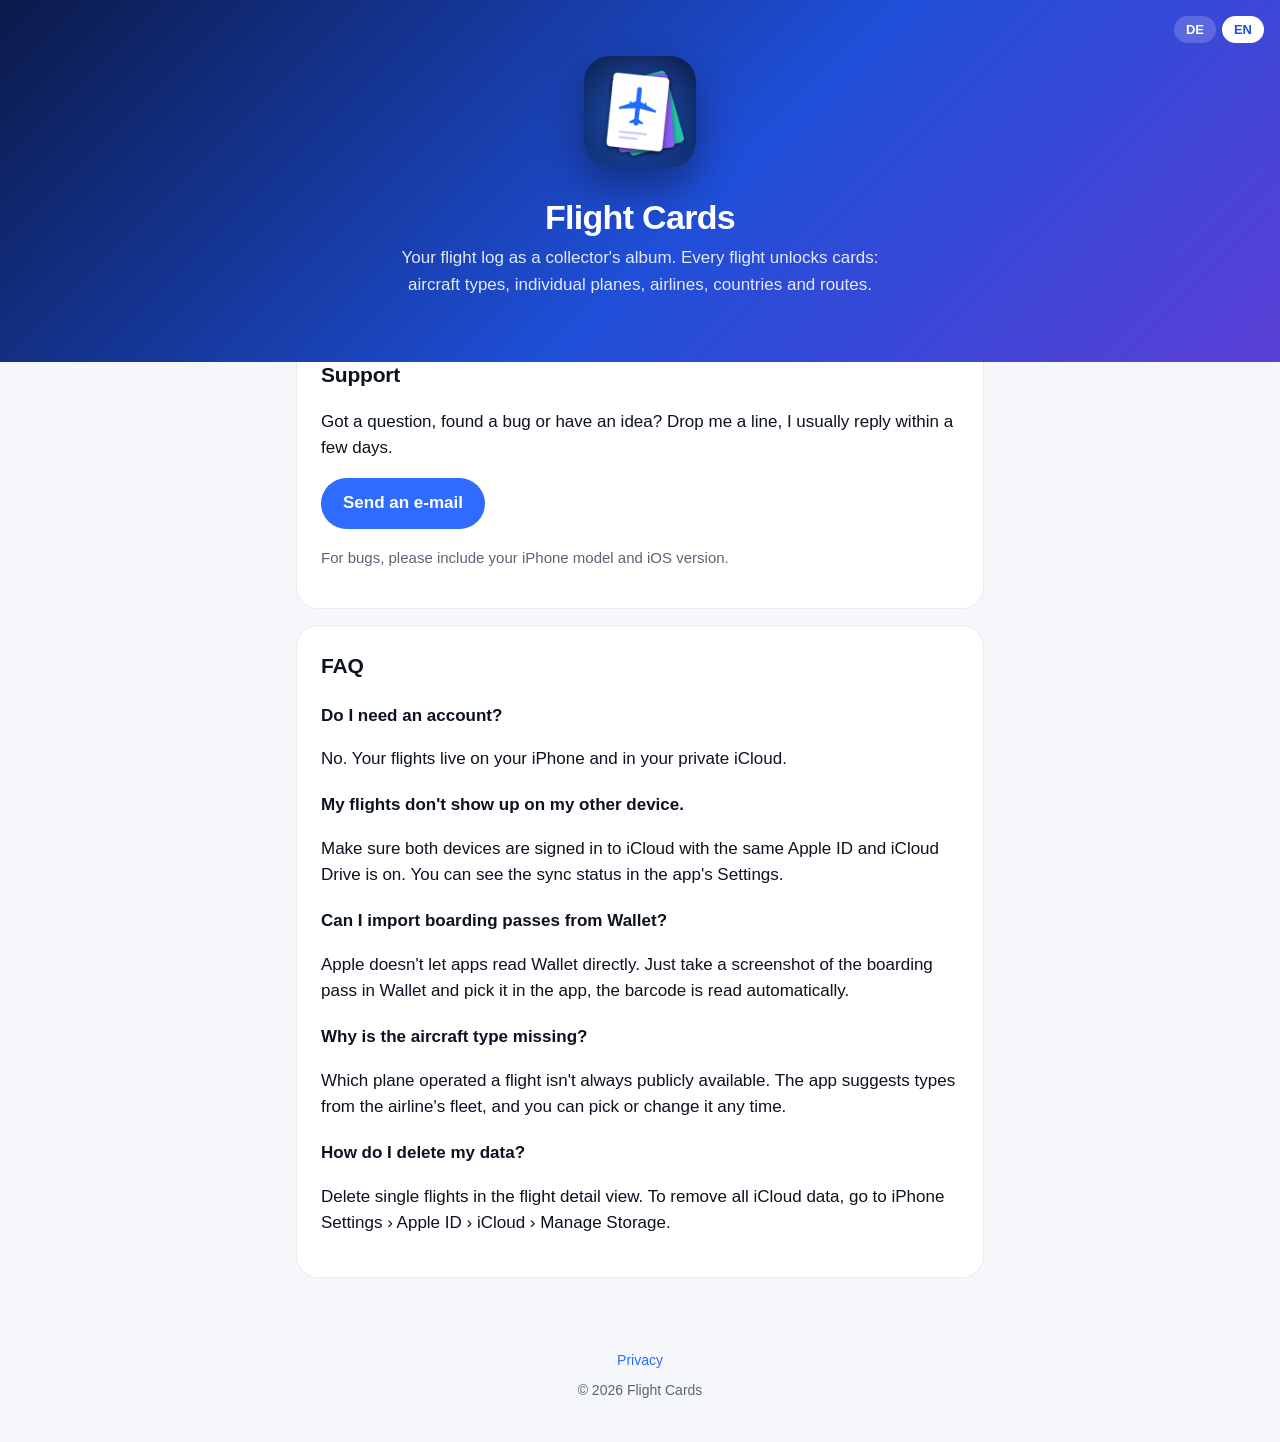
<file: index.html>
<!doctype html>
<html lang="de">
<head>
<meta charset="utf-8">
<meta name="viewport" content="width=device-width,initial-scale=1">
<title>Flight Cards</title>
<meta name="title-de" content="Flight Cards – Support">
<meta name="title-en" content="Flight Cards – Support">
<meta name="description" content="Flight Cards: Jeder Flug wird zur Sammelkarte. Support und Kontakt.">
<link rel="icon" href="icon.png">
<link rel="apple-touch-icon" href="icon.png">
<link rel="stylesheet" href="style.css">
<script src="lang.js"></script>
</head>
<body>
<header class="hero" style="position:relative">
  <div class="lang"><button data-set="de">DE</button><button data-set="en">EN</button></div>
  <img src="icon.png" alt="Flight Cards App-Icon">
  <h1>Flight Cards</h1>
  <p data-lang="de">Dein Flugbuch als Sammelalbum. Jeder Flug schaltet Karten frei: Flugzeugtypen, einzelne Flieger, Airlines, Länder und Routen.</p>
  <p data-lang="en">Your flight log as a collector's album. Every flight unlocks cards: aircraft types, individual planes, airlines, countries and routes.</p>
</header>
<main>
  <section class="card" data-lang="de">
    <h2>Support</h2>
    <p>Du hast eine Frage, einen Fehler gefunden oder eine Idee? Schreib mir, ich antworte in der Regel innerhalb von ein paar Tagen.</p>
    <p><a class="btn" href="mailto:flightcardsbydr@icloud.com?subject=Flight%20Cards">E-Mail schreiben</a></p>
    <p class="muted">Bitte nenne dein iPhone-Modell und die iOS-Version, wenn es um einen Fehler geht.</p>
  </section>
  <section class="card" data-lang="de">
    <h2>Häufige Fragen</h2>
    <h3>Brauche ich ein Konto?</h3>
    <p>Nein. Deine Flüge liegen auf deinem iPhone und in deinem privaten iCloud.</p>
    <h3>Meine Flüge erscheinen nicht auf dem anderen Gerät.</h3>
    <p>Prüfe, ob du auf beiden Geräten mit derselben Apple-ID bei iCloud angemeldet bist und iCloud Drive aktiv ist. Den Status siehst du in der App unter Einstellungen.</p>
    <h3>Kann ich Bordkarten aus Wallet importieren?</h3>
    <p>Apple erlaubt Apps keinen direkten Zugriff auf Wallet. Mach einfach einen Screenshot der Bordkarte in Wallet und wähle ihn in der App aus, der Barcode wird automatisch gelesen.</p>
    <h3>Warum fehlt der Flugzeugtyp?</h3>
    <p>Welches Flugzeug einen Flug geflogen ist, ist nicht immer öffentlich verfügbar. Die App schlägt dir passende Typen aus der Flotte der Airline vor, du kannst ihn jederzeit selbst wählen oder ändern.</p>
    <h3>Wie lösche ich meine Daten?</h3>
    <p>Einzelne Flüge löschst du in der Flugdetailansicht. Alle iCloud-Daten entfernst du in den iPhone-Einstellungen unter Apple-ID › iCloud › Speicher verwalten.</p>
  </section>

  <section class="card" data-lang="en">
    <h2>Support</h2>
    <p>Got a question, found a bug or have an idea? Drop me a line, I usually reply within a few days.</p>
    <p><a class="btn" href="mailto:flightcardsbydr@icloud.com?subject=Flight%20Cards">Send an e-mail</a></p>
    <p class="muted">For bugs, please include your iPhone model and iOS version.</p>
  </section>
  <section class="card" data-lang="en">
    <h2>FAQ</h2>
    <h3>Do I need an account?</h3>
    <p>No. Your flights live on your iPhone and in your private iCloud.</p>
    <h3>My flights don't show up on my other device.</h3>
    <p>Make sure both devices are signed in to iCloud with the same Apple ID and iCloud Drive is on. You can see the sync status in the app's Settings.</p>
    <h3>Can I import boarding passes from Wallet?</h3>
    <p>Apple doesn't let apps read Wallet directly. Just take a screenshot of the boarding pass in Wallet and pick it in the app, the barcode is read automatically.</p>
    <h3>Why is the aircraft type missing?</h3>
    <p>Which plane operated a flight isn't always publicly available. The app suggests types from the airline's fleet, and you can pick or change it any time.</p>
    <h3>How do I delete my data?</h3>
    <p>Delete single flights in the flight detail view. To remove all iCloud data, go to iPhone Settings › Apple ID › iCloud › Manage Storage.</p>
  </section>
</main>
<footer>
  <a href="privacy.html"><span data-lang="de">Datenschutz</span><span data-lang="en">Privacy</span></a>
  <div style="margin-top:8px">© 2026 Flight Cards</div>
</footer>
</body>
</html>
</file>
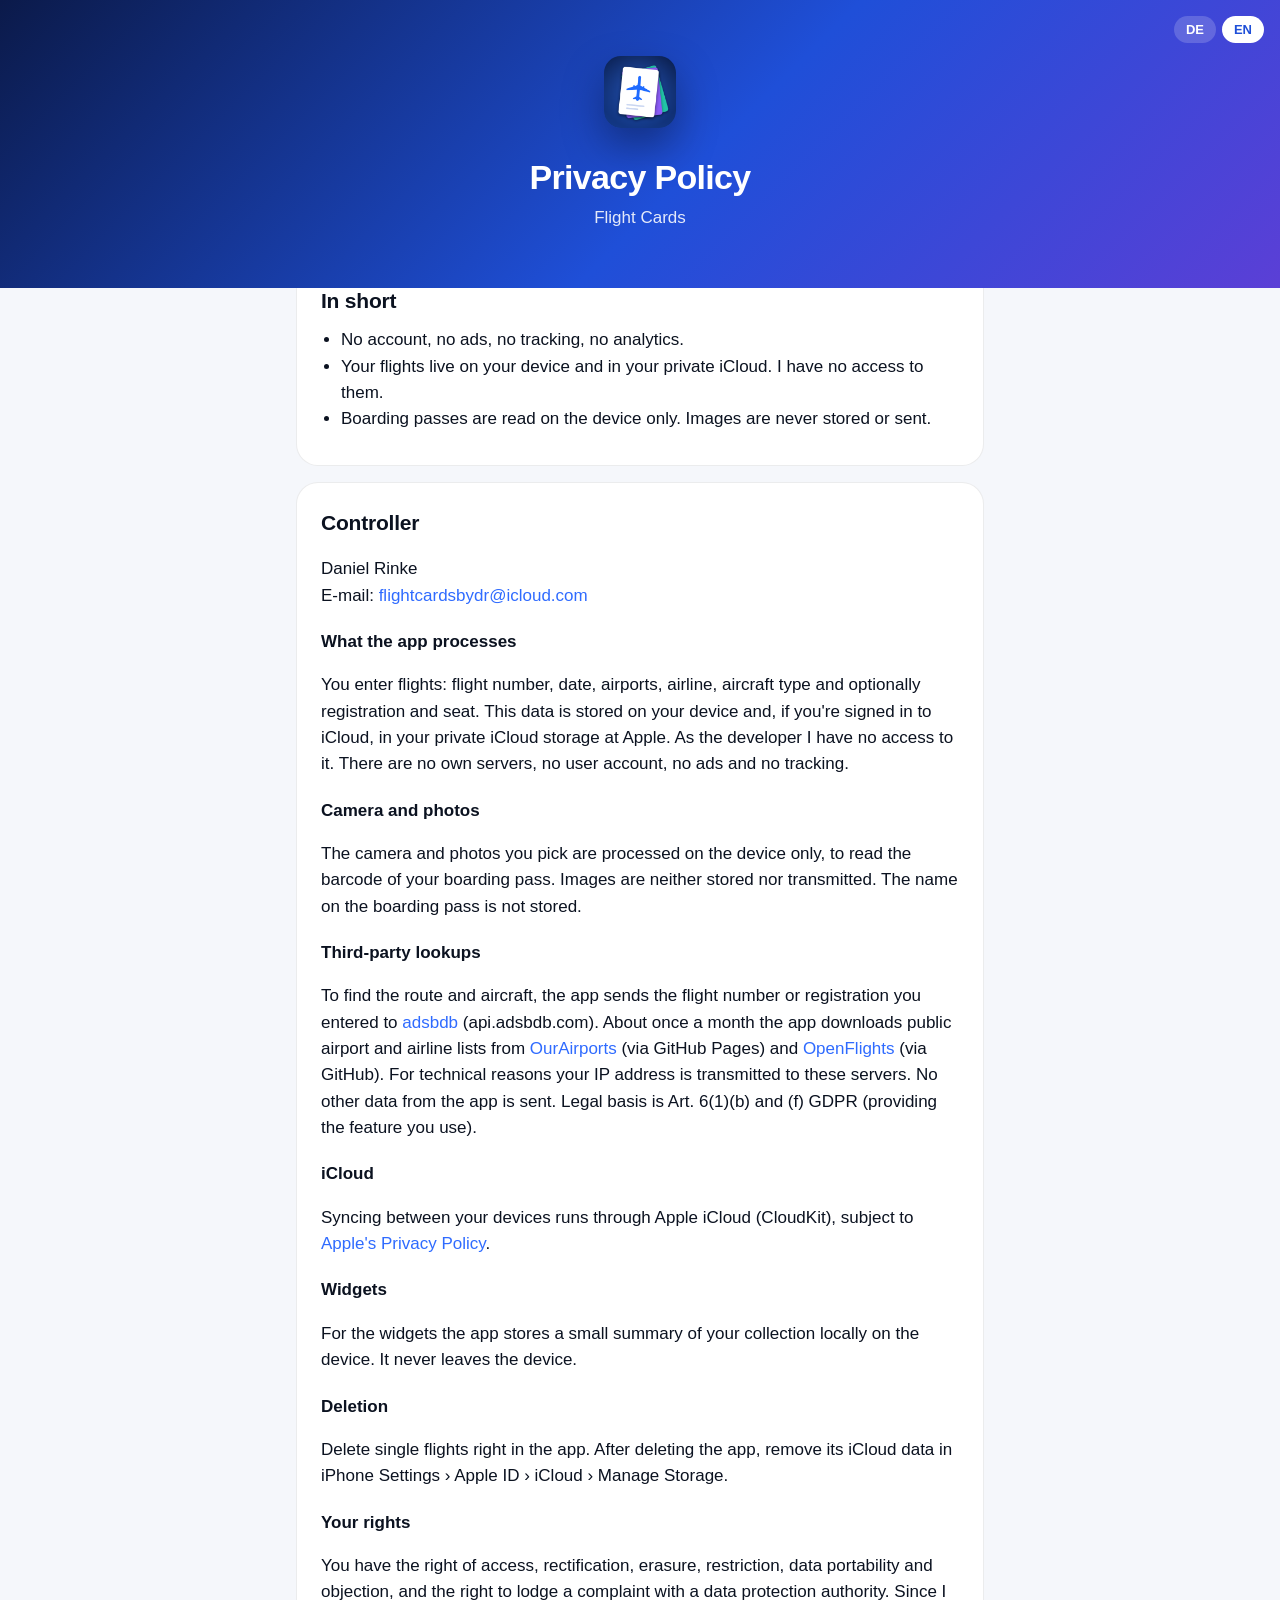
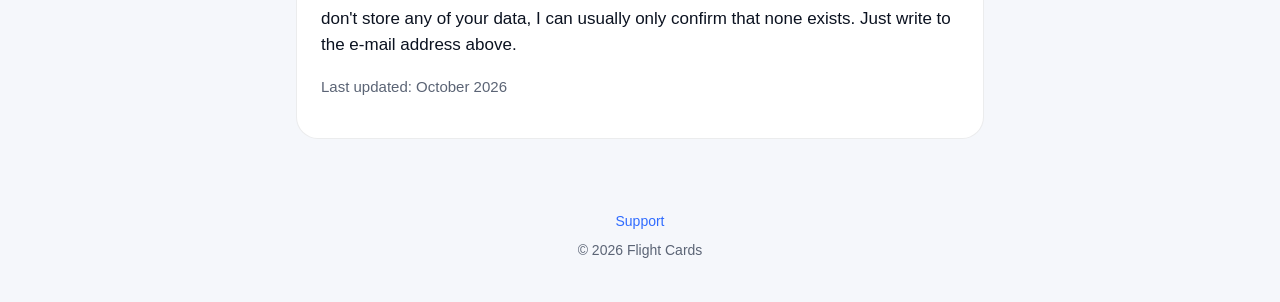
<file: privacy.html>
<!doctype html>
<html lang="de">
<head>
<meta charset="utf-8">
<meta name="viewport" content="width=device-width,initial-scale=1">
<title>Datenschutz – Flight Cards</title>
<meta name="title-de" content="Datenschutz – Flight Cards">
<meta name="title-en" content="Privacy Policy – Flight Cards">
<link rel="icon" href="icon.png">
<link rel="stylesheet" href="style.css">
<script src="lang.js"></script>
</head>
<body>
<header class="hero" style="position:relative;padding-bottom:56px">
  <div class="lang"><button data-set="de">DE</button><button data-set="en">EN</button></div>
  <a href="index.html"><img src="icon.png" alt="Flight Cards App-Icon" style="width:72px;height:72px;border-radius:17px"></a>
  <h1 data-lang="de">Datenschutzerklärung</h1>
  <h1 data-lang="en">Privacy Policy</h1>
  <p>Flight Cards</p>
</header>
<main>
  <section class="card" data-lang="de">
    <h2>Kurz gesagt</h2>
    <ul>
      <li>Kein Konto, keine Werbung, kein Tracking, keine Analyse-Tools.</li>
      <li>Deine Flüge liegen auf deinem Gerät und in deinem privaten iCloud. Ich habe keinen Zugriff darauf.</li>
      <li>Bordkarten werden nur auf dem Gerät gelesen, Bilder werden nicht gespeichert oder übertragen.</li>
    </ul>
  </section>
  <section class="card" data-lang="de">
    <h2>Verantwortlicher</h2>
    <p>Daniel Rinke<br>E-Mail: <a href="mailto:flightcardsbydr@icloud.com">flightcardsbydr@icloud.com</a></p>

    <h3>Welche Daten die App verarbeitet</h3>
    <p>Du trägst Flüge ein: Flugnummer, Datum, Flughäfen, Airline, Flugzeugtyp und optional Kennzeichen und Sitzplatz. Diese Daten werden auf deinem Gerät gespeichert und, wenn du bei iCloud angemeldet bist, in deinem privaten iCloud-Speicher bei Apple. Ich als Entwickler habe keinen Zugriff darauf. Es gibt keine eigenen Server, kein Benutzerkonto, keine Werbung und kein Tracking.</p>

    <h3>Kamera und Fotos</h3>
    <p>Die Kamera und von dir ausgewählte Fotos werden ausschließlich auf dem Gerät ausgewertet, um den Barcode deiner Bordkarte zu lesen. Bilder werden weder gespeichert noch übertragen. Der Name auf der Bordkarte wird nicht gespeichert.</p>

    <h3>Abfragen bei Drittanbietern</h3>
    <p>Um Strecke und Flugzeug zu ermitteln, sendet die App die eingegebene Flugnummer bzw. das Kennzeichen an <a href="https://www.adsbdb.com">adsbdb</a> (api.adsbdb.com). Etwa einmal im Monat lädt die App öffentliche Flughafen- und Airline-Listen von <a href="https://ourairports.com/data/">OurAirports</a> (über GitHub Pages) und <a href="https://openflights.org/data">OpenFlights</a> (über GitHub). Dabei wird technisch bedingt deine IP-Adresse an diese Server übermittelt. Weitere Daten aus der App werden nicht gesendet. Rechtsgrundlage ist Art. 6 Abs. 1 lit. b und f DSGVO (Bereitstellung der von dir genutzten Funktion).</p>

    <h3>iCloud</h3>
    <p>Die Synchronisierung zwischen deinen Geräten läuft über Apple iCloud (CloudKit). Dafür gilt die <a href="https://www.apple.com/de/legal/privacy/">Datenschutzrichtlinie von Apple</a>.</p>

    <h3>Widgets</h3>
    <p>Für die Widgets legt die App eine kleine Zusammenfassung deiner Sammlung lokal auf dem Gerät ab. Sie verlässt das Gerät nicht.</p>

    <h3>Löschen</h3>
    <p>Einzelne Flüge löschst du direkt in der App. Wenn du die App löschst, entfernst du die iCloud-Daten in den iPhone-Einstellungen unter Apple-ID › iCloud › Speicher verwalten.</p>

    <h3>Deine Rechte</h3>
    <p>Du hast das Recht auf Auskunft, Berichtigung, Löschung, Einschränkung der Verarbeitung, Datenübertragbarkeit und Widerspruch sowie das Recht auf Beschwerde bei einer Datenschutz-Aufsichtsbehörde. Da ich keine Daten von dir speichere, kann ich in der Regel nur bestätigen, dass keine vorliegen. Schreib mir einfach an die oben genannte E-Mail-Adresse.</p>

    <p class="muted">Stand: Oktober 2026</p>
  </section>

  <section class="card" data-lang="en">
    <h2>In short</h2>
    <ul>
      <li>No account, no ads, no tracking, no analytics.</li>
      <li>Your flights live on your device and in your private iCloud. I have no access to them.</li>
      <li>Boarding passes are read on the device only. Images are never stored or sent.</li>
    </ul>
  </section>
  <section class="card" data-lang="en">
    <h2>Controller</h2>
    <p>Daniel Rinke<br>E-mail: <a href="mailto:flightcardsbydr@icloud.com">flightcardsbydr@icloud.com</a></p>

    <h3>What the app processes</h3>
    <p>You enter flights: flight number, date, airports, airline, aircraft type and optionally registration and seat. This data is stored on your device and, if you're signed in to iCloud, in your private iCloud storage at Apple. As the developer I have no access to it. There are no own servers, no user account, no ads and no tracking.</p>

    <h3>Camera and photos</h3>
    <p>The camera and photos you pick are processed on the device only, to read the barcode of your boarding pass. Images are neither stored nor transmitted. The name on the boarding pass is not stored.</p>

    <h3>Third-party lookups</h3>
    <p>To find the route and aircraft, the app sends the flight number or registration you entered to <a href="https://www.adsbdb.com">adsbdb</a> (api.adsbdb.com). About once a month the app downloads public airport and airline lists from <a href="https://ourairports.com/data/">OurAirports</a> (via GitHub Pages) and <a href="https://openflights.org/data">OpenFlights</a> (via GitHub). For technical reasons your IP address is transmitted to these servers. No other data from the app is sent. Legal basis is Art. 6(1)(b) and (f) GDPR (providing the feature you use).</p>

    <h3>iCloud</h3>
    <p>Syncing between your devices runs through Apple iCloud (CloudKit), subject to <a href="https://www.apple.com/legal/privacy/">Apple's Privacy Policy</a>.</p>

    <h3>Widgets</h3>
    <p>For the widgets the app stores a small summary of your collection locally on the device. It never leaves the device.</p>

    <h3>Deletion</h3>
    <p>Delete single flights right in the app. After deleting the app, remove its iCloud data in iPhone Settings › Apple ID › iCloud › Manage Storage.</p>

    <h3>Your rights</h3>
    <p>You have the right of access, rectification, erasure, restriction, data portability and objection, and the right to lodge a complaint with a data protection authority. Since I don't store any of your data, I can usually only confirm that none exists. Just write to the e-mail address above.</p>

    <p class="muted">Last updated: October 2026</p>
  </section>

</main>
<footer>
  <a href="index.html">Support</a>
  <div style="margin-top:8px">© 2026 Flight Cards</div>
</footer>
</body>
</html>
</file>
<file: style.css>
:root{--bg:#f5f7fb;--card:#fff;--text:#0b1220;--muted:#5b6475;--accent:#2f6bff;--line:rgba(11,18,32,.08)}
@media (prefers-color-scheme:dark){:root{--bg:#070b16;--card:#111827;--text:#eef2ff;--muted:#9aa4b8;--accent:#6b9bff;--line:rgba(255,255,255,.08)}}
*{box-sizing:border-box}
body{margin:0;background:var(--bg);color:var(--text);font:17px/1.55 -apple-system,BlinkMacSystemFont,"SF Pro Text","Segoe UI",Roboto,sans-serif;-webkit-font-smoothing:antialiased}
.hero{background:linear-gradient(135deg,#0b1a4a 0%,#1f4fd8 55%,#5b3fd6 100%);color:#fff;padding:56px 16px 64px;text-align:center}
.hero img{width:112px;height:112px;border-radius:26px;box-shadow:0 18px 40px rgba(0,0,0,.35)}
.hero h1{font-size:34px;line-height:1.15;margin:22px 0 8px;letter-spacing:-.02em}
.hero p{margin:0 auto;max-width:520px;color:#fff;opacity:.88}
main{max-width:720px;margin:-28px auto 0;padding:0 16px 48px}
.card{background:var(--card);border:1px solid var(--line);border-radius:22px;padding:24px;margin-bottom:16px}
h2{font-size:21px;margin:0 0 10px;letter-spacing:-.01em}
h3{font-size:17px;margin:20px 0 4px}
p,li{color:var(--text)}
.muted{color:var(--muted);font-size:15px}
a{color:var(--accent);text-decoration:none}
a:hover{text-decoration:underline}
ul{padding-left:20px;margin:8px 0}
.lang{position:absolute;top:16px;right:16px;display:flex;gap:6px}
.lang button{border:0;border-radius:999px;padding:6px 12px;font:600 13px -apple-system,sans-serif;background:rgba(255,255,255,.18);color:#fff;cursor:pointer}
.lang button[aria-pressed=true]{background:#fff;color:#1f4fd8}
.btn{display:inline-block;background:var(--accent);color:#fff;border-radius:999px;padding:12px 22px;font-weight:600}
.btn:hover{text-decoration:none;opacity:.9}
footer{text-align:center;padding:8px 16px 40px;font-size:14px;color:var(--muted)}
footer a{margin:0 8px}
[data-lang]{display:none}
html[lang=de] [data-lang=de],html[lang=en] [data-lang=en]{display:block}
html[lang=de] span[data-lang=de],html[lang=en] span[data-lang=en]{display:inline}
</file>
